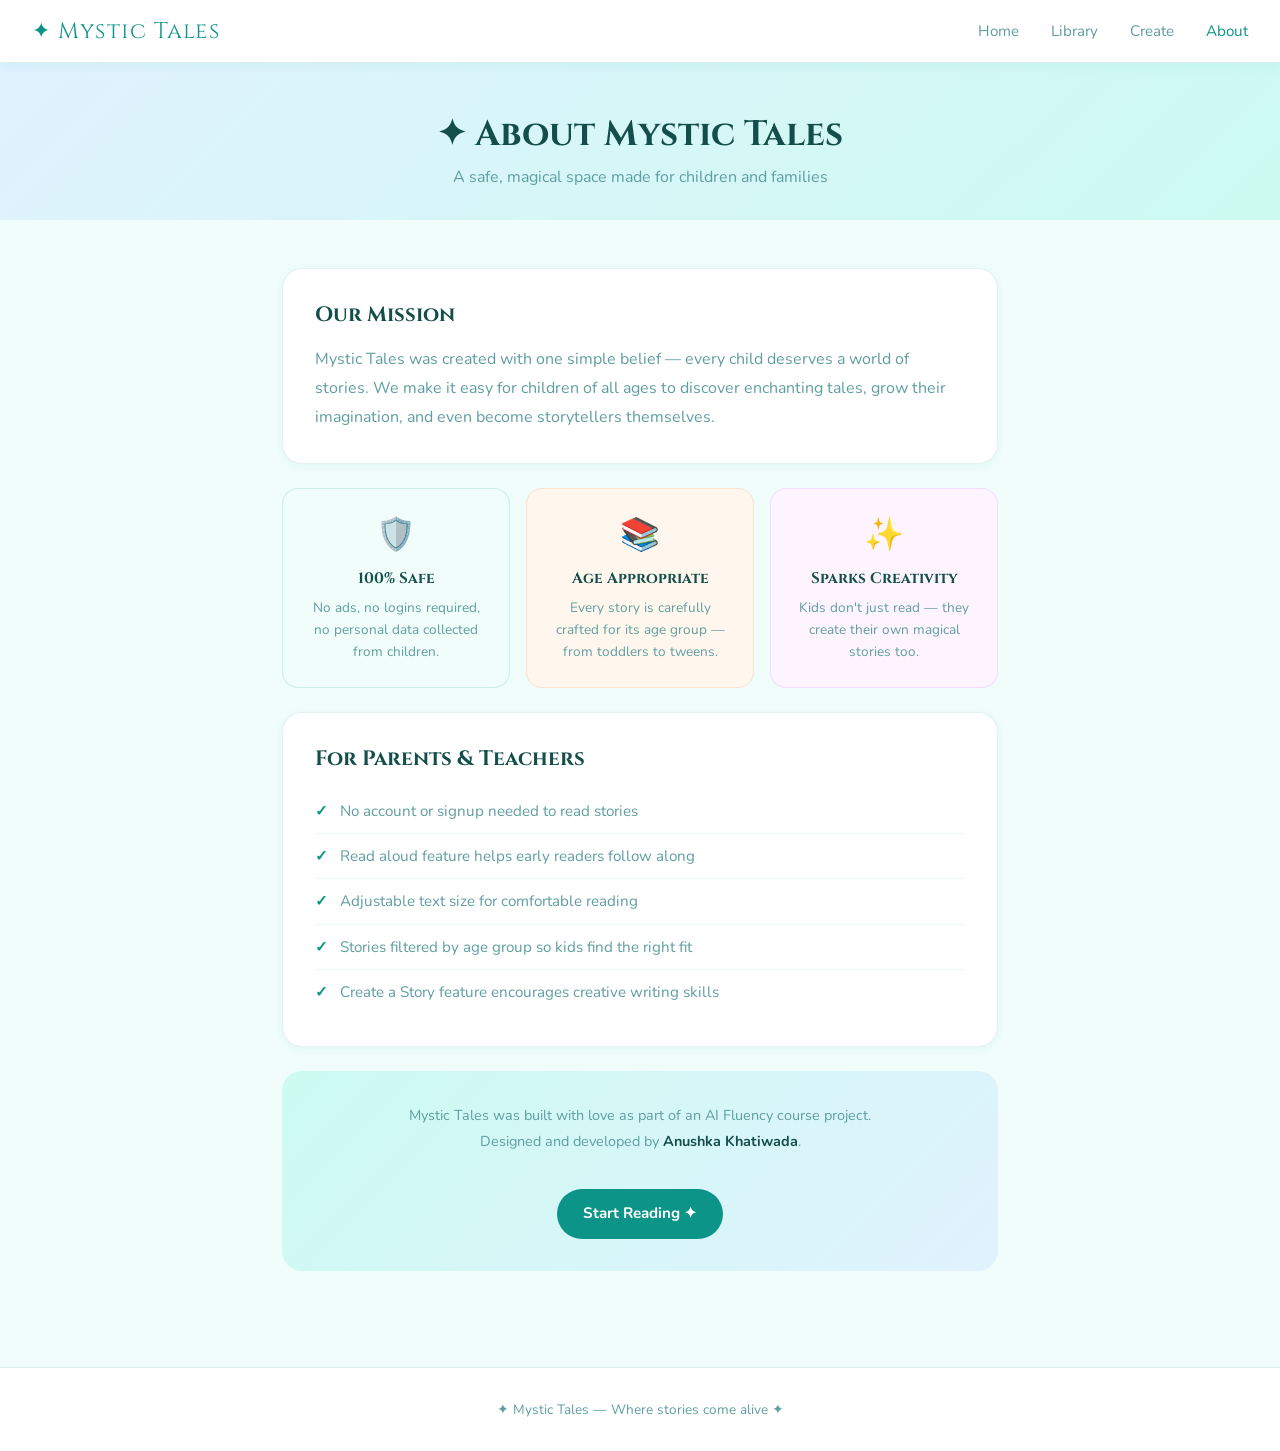
<file: about.html>
<!DOCTYPE html>
<html lang="en">
<head>
  <meta charset="UTF-8" />
  <meta name="viewport" content="width=device-width, initial-scale=1.0"/>
  <title>About — Mystic Tales</title>
  <link rel="stylesheet" href="style.css" />
</head>
<body>

  <nav>
    <a href="index.html" class="logo">✦ Mystic Tales</a>
    <ul>
      <li><a href="index.html">Home</a></li>
      <li><a href="library.html">Library</a></li>
      <li><a href="create.html">Create</a></li>
      <li><a href="about.html" class="active">About</a></li>
    </ul>
  </nav>

  <!-- HEADER -->
  <section style="text-align:center; padding:3rem 2rem 2rem; background:linear-gradient(135deg, #e0f2fe 0%, #ccfbf1 100%);">
    <h1 style="font-size:2.2rem; color:#134e4a; margin-bottom:0.5rem;">✦ About Mystic Tales</h1>
    <p style="color:#5f9ea0; font-size:1rem;">A safe, magical space made for children and families</p>
  </section>

  <section style="max-width:780px; margin:0 auto; padding:3rem 2rem;">

    <!-- MISSION -->
    <div style="background:#ffffff; border:1px solid rgba(13,148,136,0.12); border-radius:20px; padding:2rem; margin-bottom:1.5rem; box-shadow:0 2px 8px rgba(13,148,136,0.06);">
      <h2 style="font-family:'Cinzel',serif; color:#134e4a; font-size:1.3rem; margin-bottom:1rem;">Our Mission</h2>
      <p style="color:#5f9ea0; line-height:1.8; font-size:1rem;">Mystic Tales was created with one simple belief — every child deserves a world of stories. We make it easy for children of all ages to discover enchanting tales, grow their imagination, and even become storytellers themselves.</p>
    </div>

    <!-- VALUES GRID -->
    <div style="display:grid; grid-template-columns: repeat(auto-fit, minmax(200px, 1fr)); gap:1rem; margin-bottom:1.5rem;">
      <div style="background:#f0fdfa; border:1px solid rgba(13,148,136,0.15); border-radius:16px; padding:1.5rem; text-align:center;">
        <div style="font-size:2rem; margin-bottom:0.75rem;">🛡️</div>
        <h3 style="font-family:'Cinzel',serif; font-size:0.95rem; color:#134e4a; margin-bottom:0.5rem;">100% Safe</h3>
        <p style="font-size:0.85rem; color:#5f9ea0; line-height:1.6;">No ads, no logins required, no personal data collected from children.</p>
      </div>
      <div style="background:#fff7ed; border:1px solid rgba(249,115,22,0.15); border-radius:16px; padding:1.5rem; text-align:center;">
        <div style="font-size:2rem; margin-bottom:0.75rem;">📚</div>
        <h3 style="font-family:'Cinzel',serif; font-size:0.95rem; color:#134e4a; margin-bottom:0.5rem;">Age Appropriate</h3>
        <p style="font-size:0.85rem; color:#5f9ea0; line-height:1.6;">Every story is carefully crafted for its age group — from toddlers to tweens.</p>
      </div>
      <div style="background:#fdf4ff; border:1px solid rgba(192,132,252,0.2); border-radius:16px; padding:1.5rem; text-align:center;">
        <div style="font-size:2rem; margin-bottom:0.75rem;">✨</div>
        <h3 style="font-family:'Cinzel',serif; font-size:0.95rem; color:#134e4a; margin-bottom:0.5rem;">Sparks Creativity</h3>
        <p style="font-size:0.85rem; color:#5f9ea0; line-height:1.6;">Kids don't just read — they create their own magical stories too.</p>
      </div>
    </div>

    <!-- FOR PARENTS -->
    <div style="background:#ffffff; border:1px solid rgba(13,148,136,0.12); border-radius:20px; padding:2rem; margin-bottom:1.5rem; box-shadow:0 2px 8px rgba(13,148,136,0.06);">
      <h2 style="font-family:'Cinzel',serif; color:#134e4a; font-size:1.3rem; margin-bottom:1rem;">For Parents & Teachers</h2>
      <ul style="list-style:none; padding:0;">
        <li style="display:flex; gap:12px; padding:10px 0; border-bottom:1px solid rgba(13,148,136,0.08); color:#5f9ea0; font-size:0.95rem; line-height:1.6;">
          <span style="color:#0d9488; font-weight:700; flex-shrink:0;">✓</span>
          No account or signup needed to read stories
        </li>
        <li style="display:flex; gap:12px; padding:10px 0; border-bottom:1px solid rgba(13,148,136,0.08); color:#5f9ea0; font-size:0.95rem; line-height:1.6;">
          <span style="color:#0d9488; font-weight:700; flex-shrink:0;">✓</span>
          Read aloud feature helps early readers follow along
        </li>
        <li style="display:flex; gap:12px; padding:10px 0; border-bottom:1px solid rgba(13,148,136,0.08); color:#5f9ea0; font-size:0.95rem; line-height:1.6;">
          <span style="color:#0d9488; font-weight:700; flex-shrink:0;">✓</span>
          Adjustable text size for comfortable reading
        </li>
        <li style="display:flex; gap:12px; padding:10px 0; border-bottom:1px solid rgba(13,148,136,0.08); color:#5f9ea0; font-size:0.95rem; line-height:1.6;">
          <span style="color:#0d9488; font-weight:700; flex-shrink:0;">✓</span>
          Stories filtered by age group so kids find the right fit
        </li>
        <li style="display:flex; gap:12px; padding:10px 0; color:#5f9ea0; font-size:0.95rem; line-height:1.6;">
          <span style="color:#0d9488; font-weight:700; flex-shrink:0;">✓</span>
          Create a Story feature encourages creative writing skills
        </li>
      </ul>
    </div>

    <!-- BUILT BY -->
    <div style="background:linear-gradient(135deg, #ccfbf1, #e0f2fe); border-radius:20px; padding:2rem; text-align:center;">
      <p style="font-size:0.9rem; color:#5f9ea0; line-height:1.8;">
        Mystic Tales was built with love as part of an AI Fluency course project.<br>
        Designed and developed by <strong style="color:#134e4a;">Anushka Khatiwada</strong>.<br><br>
        <a href="index.html" class="btn btn-primary" style="margin-top:0.5rem;">Start Reading ✦</a>
      </p>
    </div>

  </section>

  <footer>
    <p>✦ Mystic Tales — Where stories come alive ✦</p>
  </footer>
</html>
</file>
<file: style.css>
@import url('https://fonts.googleapis.com/css2?family=Cinzel:wght@400;600&family=Nunito:wght@400;600;700&display=swap');

* { margin: 0; padding: 0; box-sizing: border-box; }

:root {
  --teal: #0d9488;
  --teal-dark: #0f766e;
  --teal-light: #ccfbf1;
  --coral: #f97316;
  --coral-light: #fff7ed;
  --pink: #ec4899;
  --amber: #f59e0b;
  --bg: #f0fdfa;
  --bg2: #ffffff;
  --card: #ffffff;
  --text: #134e4a;
  --text-muted: #5f9ea0;
  --border: rgba(13, 148, 136, 0.15);
}

body {
  font-family: 'Nunito', sans-serif;
  background: var(--bg);
  color: var(--text);
  min-height: 100vh;
}

h1, h2, h3, nav .logo {
  font-family: 'Cinzel', serif;
}

/* NAV */
nav {
  display: flex;
  align-items: center;
  justify-content: space-between;
  padding: 1rem 2rem;
  background: #ffffff;
  border-bottom: 1px solid var(--border);
  position: sticky;
  top: 0;
  z-index: 100;
  box-shadow: 0 2px 12px rgba(13,148,136,0.08);
}

nav .logo {
  font-size: 1.4rem;
  color: var(--teal);
  text-decoration: none;
  letter-spacing: 0.05em;
}

nav ul {
  list-style: none;
  display: flex;
  gap: 2rem;
}

nav ul a {
  color: var(--text-muted);
  text-decoration: none;
  font-size: 0.95rem;
  transition: color 0.2s;
  font-family: 'Nunito', sans-serif;
}

nav ul a:hover, nav ul a.active {
  color: var(--teal);
}

/* BUTTONS */
.btn {
  display: inline-block;
  padding: 0.7rem 1.6rem;
  border-radius: 50px;
  font-family: 'Nunito', sans-serif;
  font-weight: 700;
  font-size: 0.95rem;
  cursor: pointer;
  text-decoration: none;
  transition: all 0.2s;
  border: none;
}

.btn-primary {
  background: var(--teal);
  color: white;
}

.btn-primary:hover {
  background: var(--teal-dark);
  transform: translateY(-1px);
}

.btn-outline {
  background: transparent;
  color: var(--coral);
  border: 2px solid var(--coral);
}

.btn-outline:hover {
  background: var(--coral);
  color: white;
}

/* CARDS */
.story-card {
  background: var(--card);
  border: 1px solid var(--border);
  border-radius: 16px;
  overflow: hidden;
  transition: transform 0.2s, box-shadow 0.2s;
  cursor: pointer;
  text-decoration: none;
  color: var(--text);
  display: block;
  box-shadow: 0 2px 8px rgba(13,148,136,0.07);
}

.story-card:hover {
  transform: translateY(-4px);
  box-shadow: 0 8px 24px rgba(13,148,136,0.15);
  border-color: var(--teal);
}

.story-card-cover {
  width: 100%;
  height: 160px;
  background: linear-gradient(135deg, var(--teal-light), #e0f2fe);
  display: flex;
  align-items: center;
  justify-content: center;
  font-size: 3rem;
}

.story-card-body {
  padding: 1rem;
}

.story-card-title {
  font-family: 'Cinzel', serif;
  font-size: 1rem;
  margin-bottom: 0.4rem;
  color: var(--text);
}

.story-card-meta {
  font-size: 0.8rem;
  color: var(--text-muted);
}

.tag {
  display: inline-block;
  padding: 3px 10px;
  border-radius: 50px;
  font-size: 0.75rem;
  font-weight: 600;
  background: var(--teal-light);
  color: var(--teal-dark);
  margin: 2px;
}

/* GRID */
.stories-grid {
  display: grid;
  grid-template-columns: repeat(auto-fill, minmax(220px, 1fr));
  gap: 1.5rem;
}

/* SECTIONS */
.section {
  padding: 3rem 2rem;
  max-width: 1100px;
  margin: 0 auto;
}

.section-title {
  font-size: 1.6rem;
  margin-bottom: 1.5rem;
  color: var(--text);
}

/* AGE BADGE */
.age-badge {
  font-size: 0.75rem;
  padding: 2px 8px;
  border-radius: 50px;
  font-weight: 700;
  font-family: 'Nunito', sans-serif;
}
.age-all     { background: #ccfbf1; color: #0f766e; }
.age-toddler { background: #fce7f3; color: #be185d; }
.age-early   { background: #fff7ed; color: #c2410c; }
.age-middle  { background: #e0f2fe; color: #0369a1; }

/* LOADING & EMPTY */
.loading, .empty {
  text-align: center;
  color: var(--text-muted);
  padding: 3rem;
  font-size: 1rem;
}

/* FOOTER */
footer {
  text-align: center;
  padding: 2rem;
  color: var(--text-muted);
  font-size: 0.85rem;
  border-top: 1px solid var(--border);
  margin-top: 3rem;
  background: #ffffff;
}
</file>
